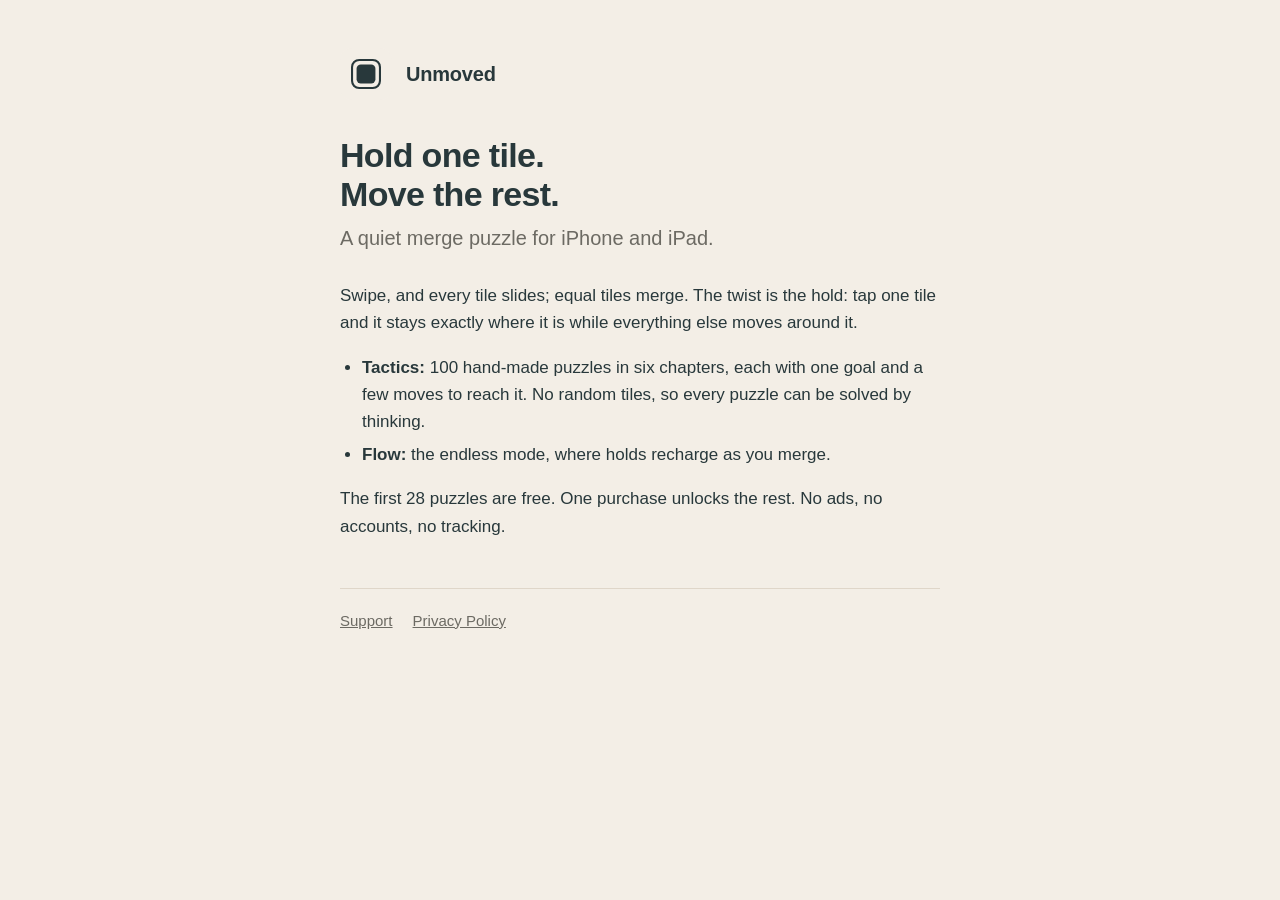
<file: index.html>
<!doctype html>
<html lang="en">
<head>
<meta charset="utf-8">
<meta name="viewport" content="width=device-width, initial-scale=1">
<title>Unmoved · A Quiet Merge Puzzle</title>
<meta name="description" content="Hold one tile. Move the rest. A quiet merge puzzle for iPhone and iPad.">
<link rel="icon" href="icon.svg">
<link rel="stylesheet" href="style.css">
</head>
<body>
<main>
  <header><img src="icon.svg" alt=""><a href="./">Unmoved</a></header>
  <h1>Hold one tile.<br>Move the rest.</h1>
  <p class="lead">A quiet merge puzzle for iPhone and iPad.</p>
  <p>Swipe, and every tile slides; equal tiles merge. The twist is the hold: tap one tile and it stays exactly where it is while everything else moves around it.</p>
  <ul>
    <li><strong>Tactics:</strong> 100 hand-made puzzles in six chapters, each with one goal and a few moves to reach it. No random tiles, so every puzzle can be solved by thinking.</li>
    <li><strong>Flow:</strong> the endless mode, where holds recharge as you merge.</li>
  </ul>
  <p>The first 28 puzzles are free. One purchase unlocks the rest. No ads, no accounts, no tracking.</p>

  <nav><a href="support.html">Support</a><a href="privacy.html">Privacy Policy</a></nav>
</main>
</body>
</html>
</file>
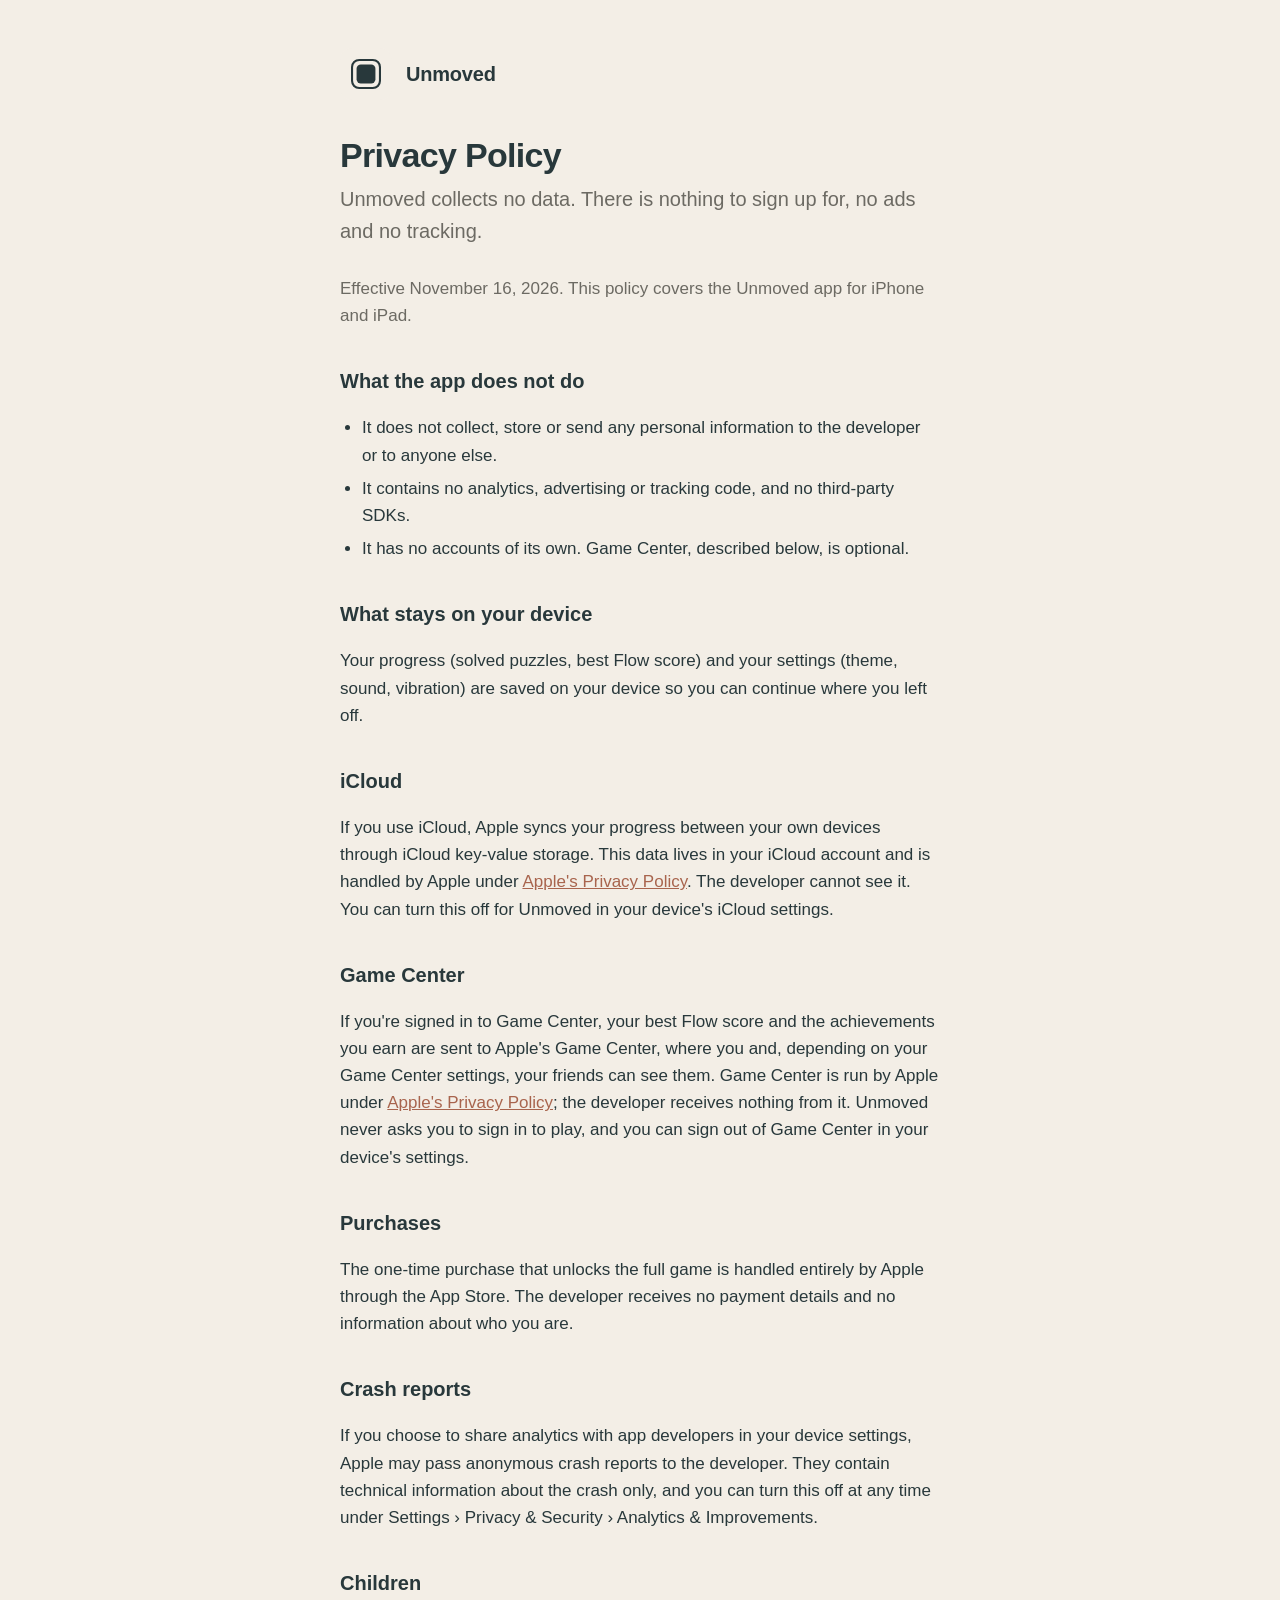
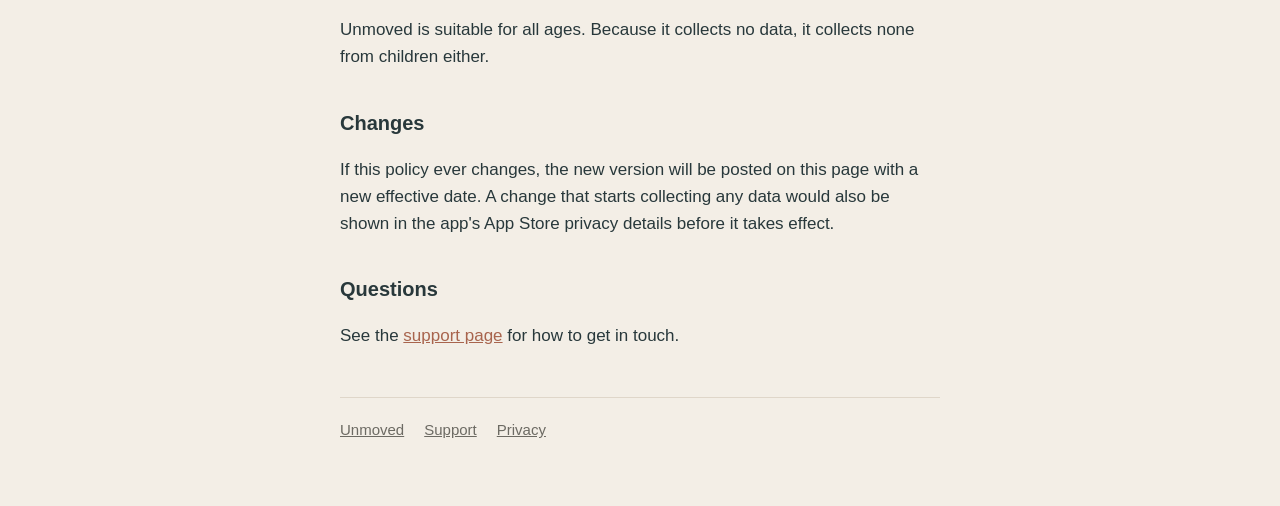
<file: privacy.html>
<!doctype html>
<html lang="en">
<head>
<meta charset="utf-8">
<meta name="viewport" content="width=device-width, initial-scale=1">
<title>Unmoved · Privacy Policy</title>
<link rel="icon" href="icon.svg">
<link rel="stylesheet" href="style.css">
</head>
<body>
<main>
  <header><img src="icon.svg" alt=""><a href="./">Unmoved</a></header>
  <h1>Privacy Policy</h1>
  <p class="lead">Unmoved collects no data. There is nothing to sign up for, no ads and no tracking.</p>
  <p class="muted">Effective November 16, 2026. This policy covers the Unmoved app for iPhone and iPad.</p>

  <h2>What the app does not do</h2>
  <ul>
    <li>It does not collect, store or send any personal information to the developer or to anyone else.</li>
    <li>It contains no analytics, advertising or tracking code, and no third-party SDKs.</li>
    <li>It has no accounts of its own. Game Center, described below, is optional.</li>
  </ul>

  <h2>What stays on your device</h2>
  <p>Your progress (solved puzzles, best Flow score) and your settings (theme, sound, vibration) are saved on your device so you can continue where you left off.</p>

  <h2>iCloud</h2>
  <p>If you use iCloud, Apple syncs your progress between your own devices through iCloud key-value storage. This data lives in your iCloud account and is handled by Apple under <a href="https://www.apple.com/legal/privacy/">Apple's Privacy Policy</a>. The developer cannot see it. You can turn this off for Unmoved in your device's iCloud settings.</p>

  <h2>Game Center</h2>
  <p>If you're signed in to Game Center, your best Flow score and the achievements you earn are sent to Apple's Game Center, where you and, depending on your Game Center settings, your friends can see them. Game Center is run by Apple under <a href="https://www.apple.com/legal/privacy/">Apple's Privacy Policy</a>; the developer receives nothing from it. Unmoved never asks you to sign in to play, and you can sign out of Game Center in your device's settings.</p>

  <h2>Purchases</h2>
  <p>The one-time purchase that unlocks the full game is handled entirely by Apple through the App Store. The developer receives no payment details and no information about who you are.</p>

  <h2>Crash reports</h2>
  <p>If you choose to share analytics with app developers in your device settings, Apple may pass anonymous crash reports to the developer. They contain technical information about the crash only, and you can turn this off at any time under Settings › Privacy &amp; Security › Analytics &amp; Improvements.</p>

  <h2>Children</h2>
  <p>Unmoved is suitable for all ages. Because it collects no data, it collects none from children either.</p>

  <h2>Changes</h2>
  <p>If this policy ever changes, the new version will be posted on this page with a new effective date. A change that starts collecting any data would also be shown in the app's App Store privacy details before it takes effect.</p>

  <h2>Questions</h2>
  <p>See the <a href="support.html">support page</a> for how to get in touch.</p>

  <nav><a href="./">Unmoved</a><a href="support.html">Support</a><a href="privacy.html">Privacy</a></nav>
</main>
</body>
</html>
</file>
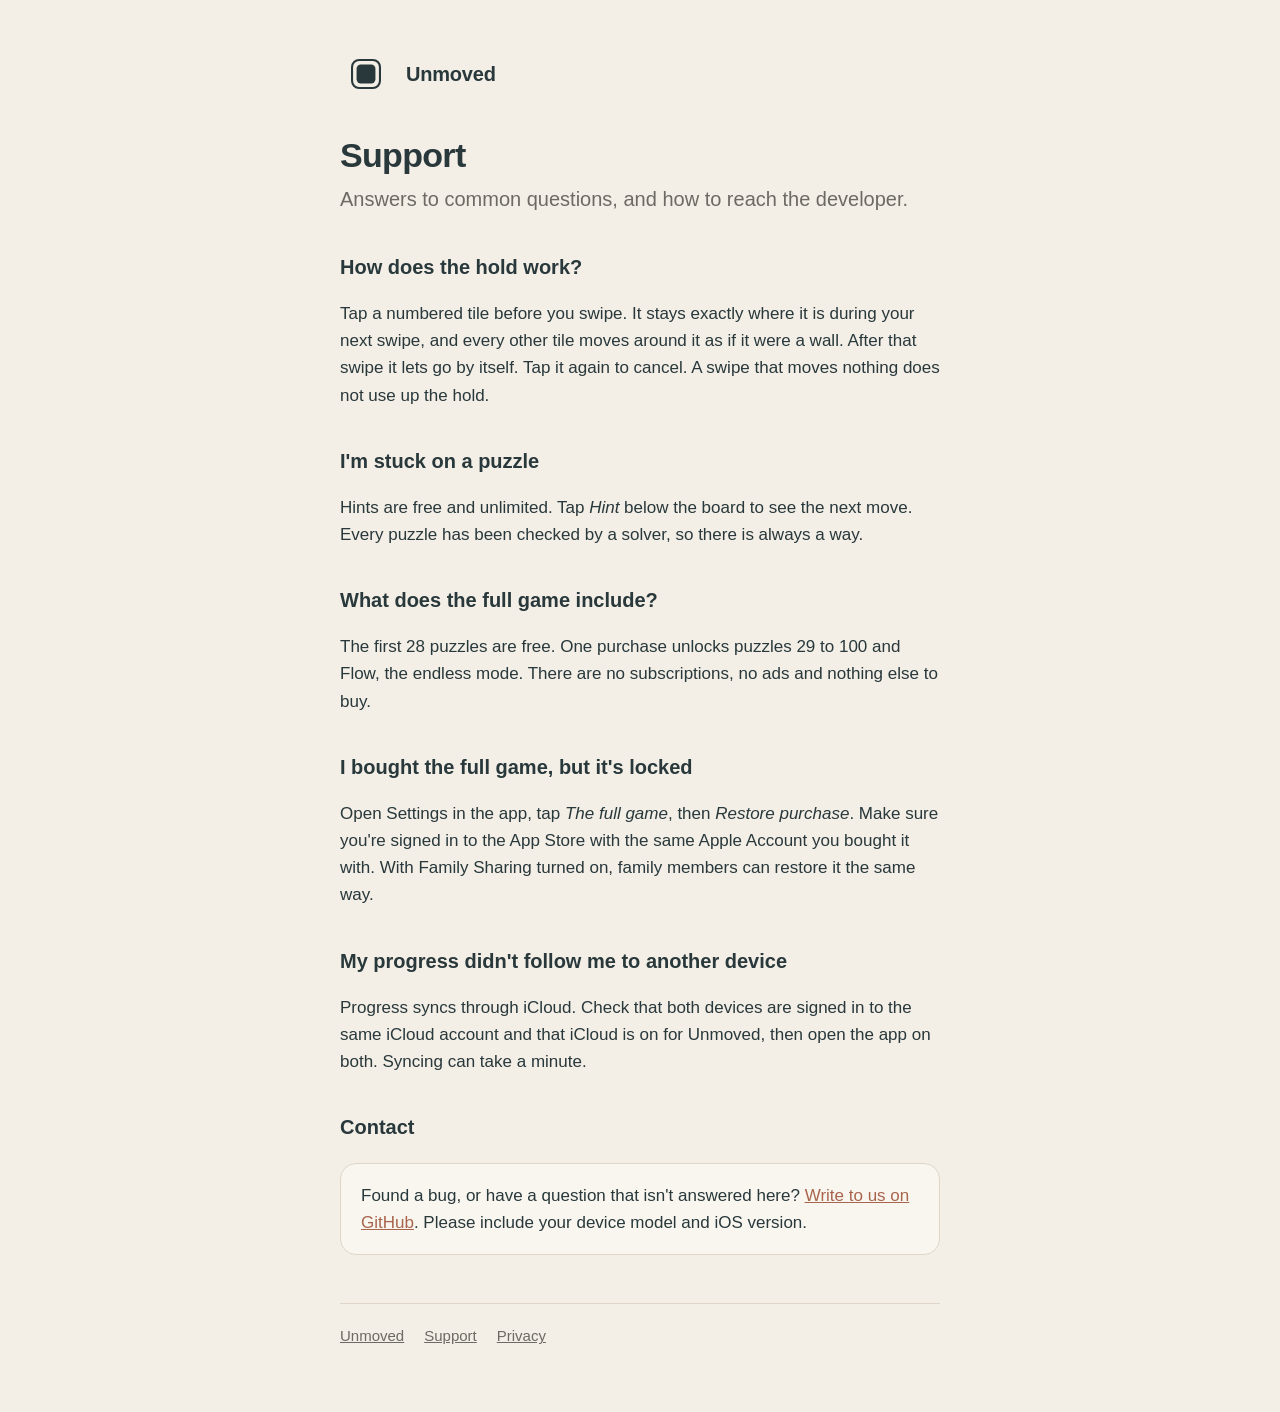
<file: support.html>
<!doctype html>
<html lang="en">
<head>
<meta charset="utf-8">
<meta name="viewport" content="width=device-width, initial-scale=1">
<title>Unmoved · Support</title>
<link rel="icon" href="icon.svg">
<link rel="stylesheet" href="style.css">
</head>
<body>
<main>
  <header><img src="icon.svg" alt=""><a href="./">Unmoved</a></header>
  <h1>Support</h1>
  <p class="lead">Answers to common questions, and how to reach the developer.</p>

  <h2>How does the hold work?</h2>
  <p>Tap a numbered tile before you swipe. It stays exactly where it is during your next swipe, and every other tile moves around it as if it were a wall. After that swipe it lets go by itself. Tap it again to cancel. A swipe that moves nothing does not use up the hold.</p>

  <h2>I'm stuck on a puzzle</h2>
  <p>Hints are free and unlimited. Tap <em>Hint</em> below the board to see the next move. Every puzzle has been checked by a solver, so there is always a way.</p>

  <h2>What does the full game include?</h2>
  <p>The first 28 puzzles are free. One purchase unlocks puzzles 29 to 100 and Flow, the endless mode. There are no subscriptions, no ads and nothing else to buy.</p>

  <h2>I bought the full game, but it's locked</h2>
  <p>Open Settings in the app, tap <em>The full game</em>, then <em>Restore purchase</em>. Make sure you're signed in to the App Store with the same Apple Account you bought it with. With Family Sharing turned on, family members can restore it the same way.</p>

  <h2>My progress didn't follow me to another device</h2>
  <p>Progress syncs through iCloud. Check that both devices are signed in to the same iCloud account and that iCloud is on for Unmoved, then open the app on both. Syncing can take a minute.</p>

  <h2>Contact</h2>
  <div class="card">
    <p>Found a bug, or have a question that isn't answered here? <a href="https://github.com/NiHoTo/unmoved/issues/new">Write to us on GitHub</a>. Please include your device model and iOS version.</p>
  </div>

  <nav><a href="./">Unmoved</a><a href="support.html">Support</a><a href="privacy.html">Privacy</a></nav>
</main>
</body>
</html>
</file>
<file: style.css>
:root {
  --bg: #f3eee6;
  --surface: #f9f6ef;
  --ink: #28383b;
  --muted: #6c6a63;
  --line: #dfd6c9;
  --accent: #a8644d;
  color-scheme: light dark;
}
@media (prefers-color-scheme: dark) {
  :root {
    --bg: #222e38;
    --surface: #2c3a44;
    --ink: #eff0e8;
    --muted: #aab6b6;
    --line: #48545a;
    --accent: #d4a27e;
  }
}
* { box-sizing: border-box; }
body {
  margin: 0;
  background: var(--bg);
  color: var(--ink);
  font: 17px/1.6 -apple-system, BlinkMacSystemFont, "SF Pro Text", "Helvetica Neue", Arial, sans-serif;
  -webkit-text-size-adjust: 100%;
}
main { max-width: 640px; margin: 0 auto; padding: 48px 20px 64px; }
header { display: flex; align-items: center; gap: 14px; margin-bottom: 36px; }
header img { width: 52px; height: 52px; border-radius: 12px; }
header a { color: inherit; text-decoration: none; font-weight: 600; font-size: 20px; letter-spacing: -0.01em; }
h1 { font-size: 34px; line-height: 1.15; letter-spacing: -0.02em; margin: 0 0 8px; }
h2 { font-size: 20px; margin: 36px 0 8px; }
p, li { color: var(--ink); }
.lead { font-size: 20px; color: var(--muted); margin: 0 0 28px; }
.muted { color: var(--muted); }
a { color: var(--accent); }
ul { padding-left: 22px; }
li { margin: 6px 0; }
.card { background: var(--surface); border: 1px solid var(--line); border-radius: 16px; padding: 18px 20px; margin: 20px 0; }
.card p { margin: 0; }
nav { display: flex; gap: 20px; flex-wrap: wrap; margin-top: 48px; padding-top: 20px; border-top: 1px solid var(--line); font-size: 15px; }
nav a { color: var(--muted); }
</file>
